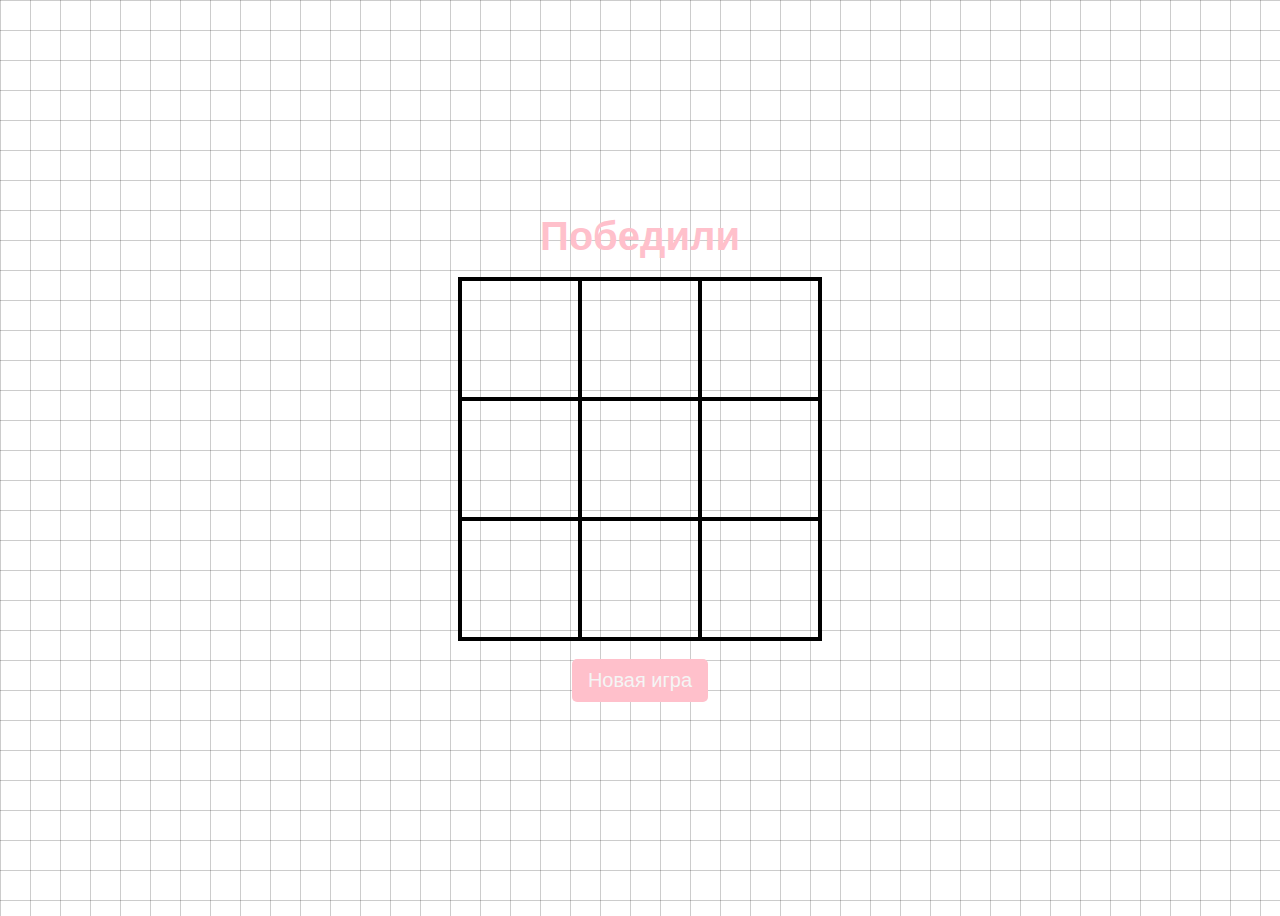
<file: 01 лекция/index.html>
<!DOCTYPE html>
<html lang="en">
<head>
    <meta charset="UTF-8">
    <meta name="viewport" content="width=device-width, initial-scale=1.0">
    <link rel="stylesheet" href="style.css">
    <title>Крестики нолики</title>
</head>
<body>
    <div class="res">Победили</div>
    <div class="game">
        <div class="field">
             <!--<svg class="circle">
                <circle r = "45" cx="58" cy="58" stroke="blue" stroke-width="10"
                fill="none"/>
            </svg> -->
         <!--<svg class="cross">
            <line class="first"
            x1="15" y1="15"
            x2="105" y2="105"
            stroke="red"
            stroke-width="10" 
            stroke-linecap="round"/>

            <line class="second"
            x1="105" y1="15"
            x2="15" y2="105"
            stroke="red"
            stroke-width="10" 
            stroke-linecap="round"/>
        </svg> -->
        </div>
        <div class="field"></div>
        <div class="field"></div>
        <div class="field"></div>
        <div class="field"></div>
        <div class="field"></div>
        <div class="field"></div>
        <div class="field"></div>
        <div class="field"></div>
    </div>
    <button class="new-game">Новая игра</button>
</body>
<script src="index.js"></script>
</html>
</file>
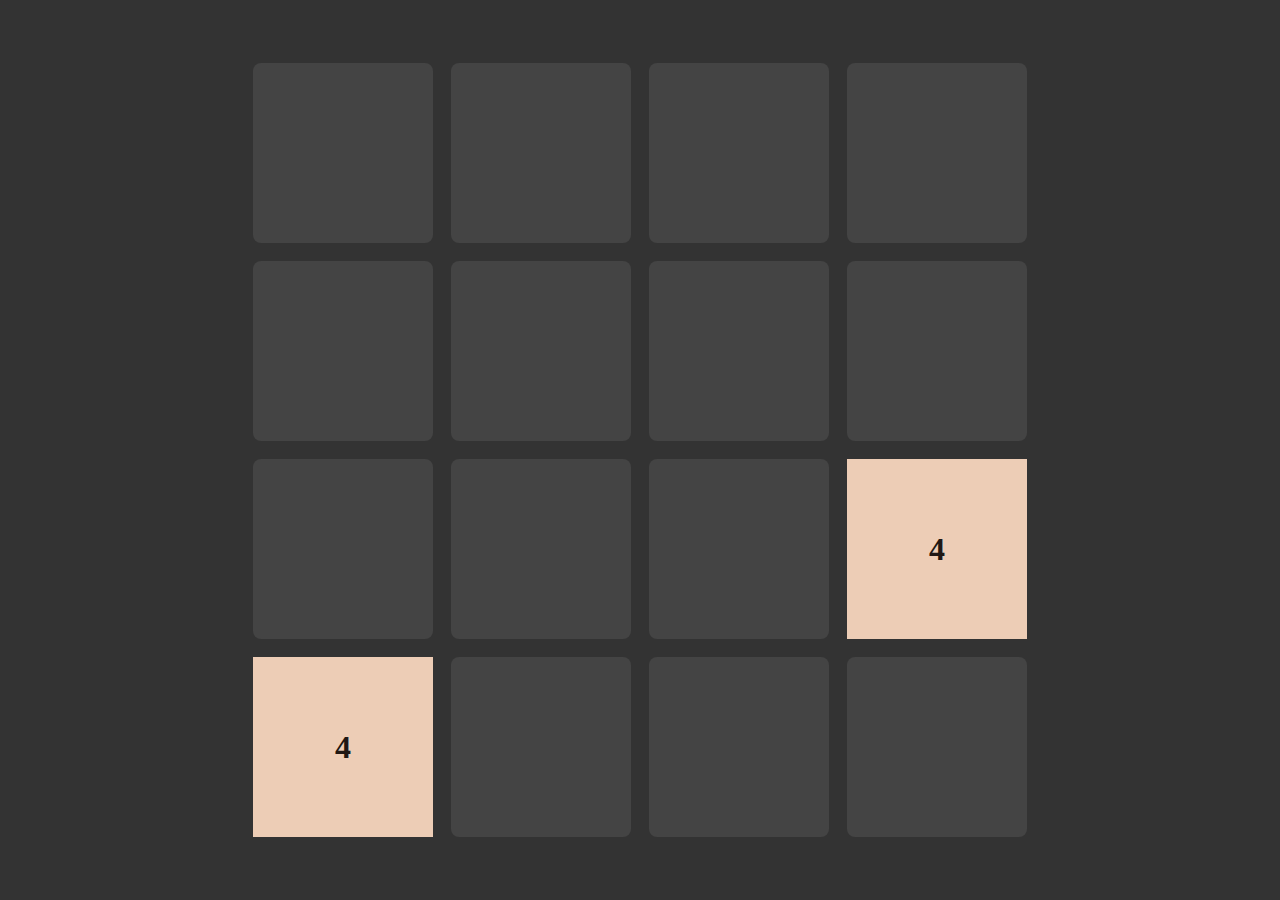
<file: 2048/index.html>
<!DOCTYPE html>
<html lang="en">
<head>
  <meta charset="UTF-8">
  <meta name="viewport" content="width=device-width, initial-scale=1.0">
  <title>2048</title>
  <script defer src="app.js" type="module"></script>
  <link rel="stylesheet" href="style.css">
</head>
<body>
  <div class="game-board">

  </div>
</body>
</html>
</file>
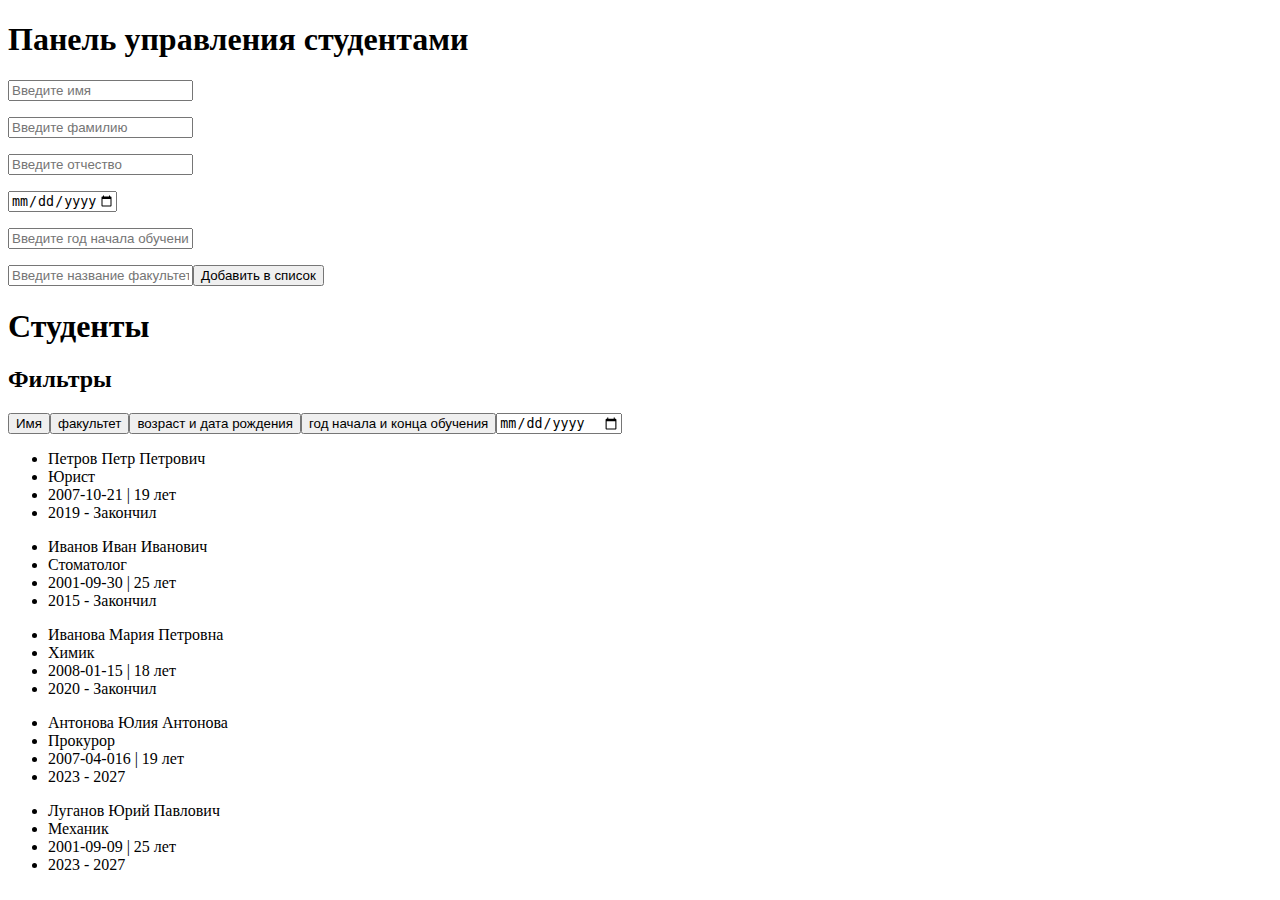
<file: дз 10я тема 2.0/index.html>
<!DOCTYPE html>
<html lang="ru">
<head>
    <meta charset="UTF-8">
    <meta name="viewport" content="width=device-width, initial-scale=1.0">
    <title>Студенты</title>
    <script defer src="main.js"></script>
</head>
<body>
    <h1>Панель управления студентами</h1>
</body>
</html>
</file>
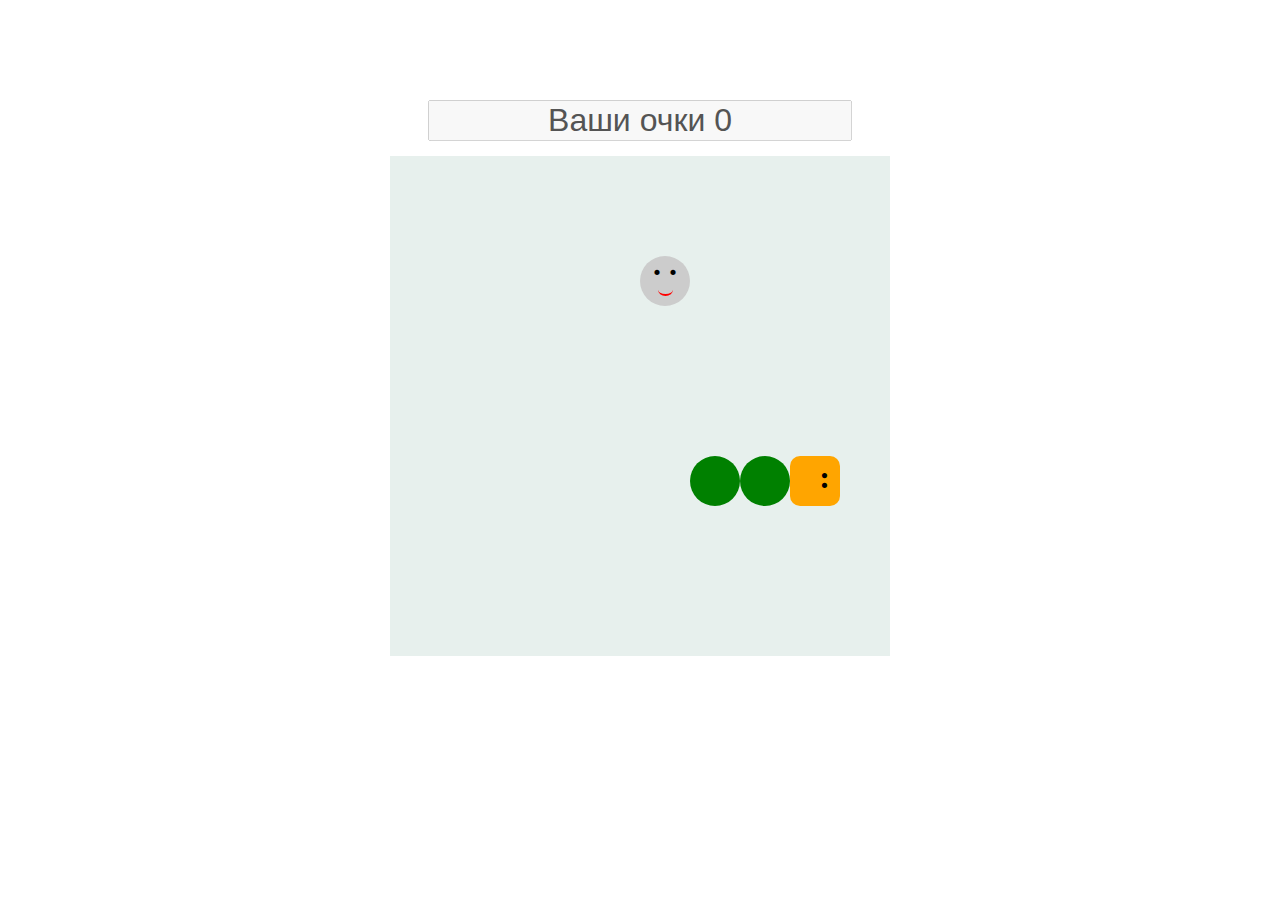
<file: змейка/index.html>
<!DOCTYPE html>
<html lang="ru">
<head>
  <meta charset="UTF-8">
  <meta name="viewport" content="width=device-width, initial-scale=1.0">
  <title>Змейка</title>
  <link rel="stylesheet" href="./style.css">
  <script defer src="./main.js"></script>
</head>
<body>
  
</body>
</html>
</file>
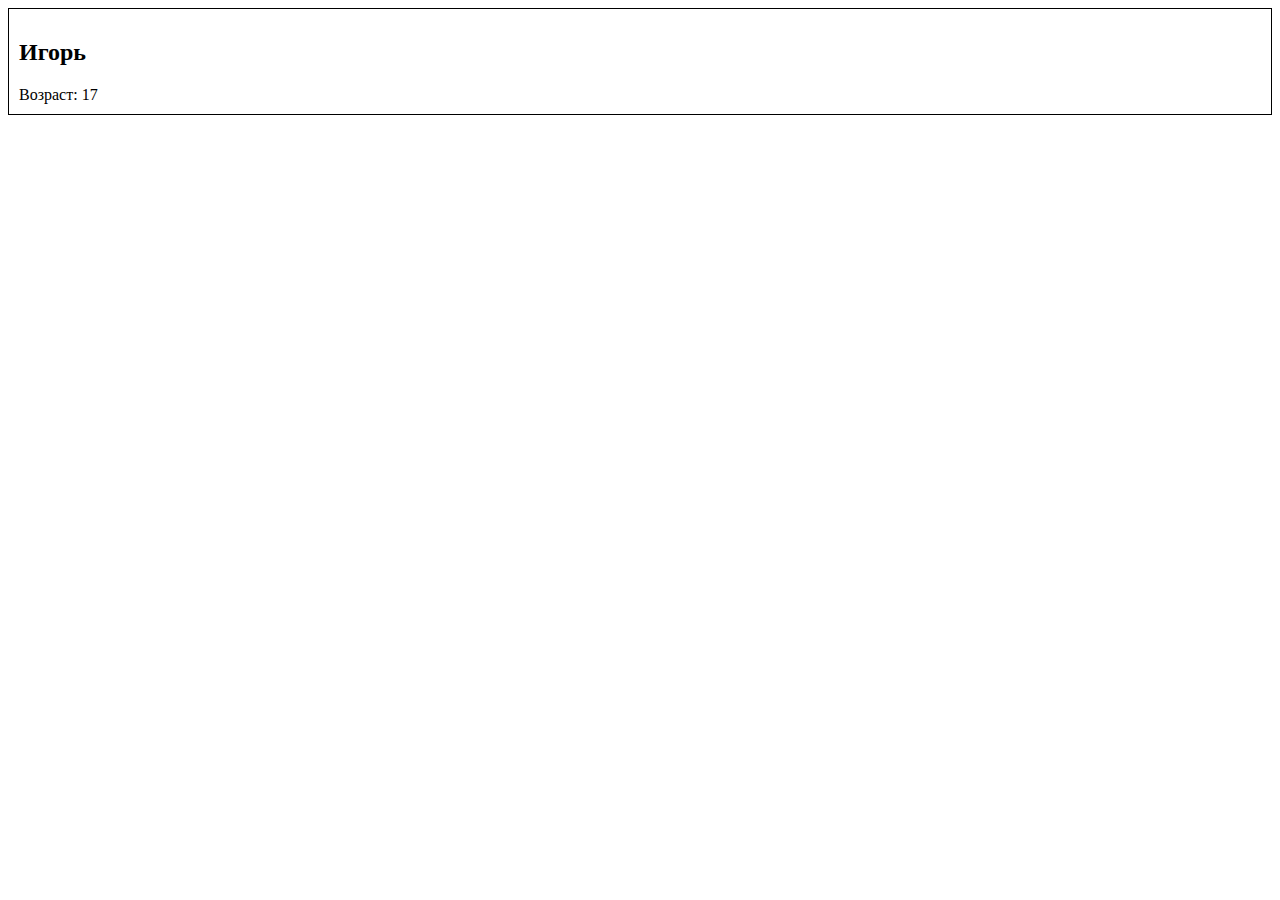
<file: 7 тема дз/task_1.html>
<!DOCTYPE html>
<html lang="en">
<head>
    <meta charset="UTF-8">
    <meta http-equiv="X-UA-Compatible" content="IE=edge">
    <meta name="viewport" content="width=device-width, initial-scale=1.0">
    <title>Student Card</title>
</head>
<body>
    <script src="task_1.js"></script>
</body>
</html>
</file>
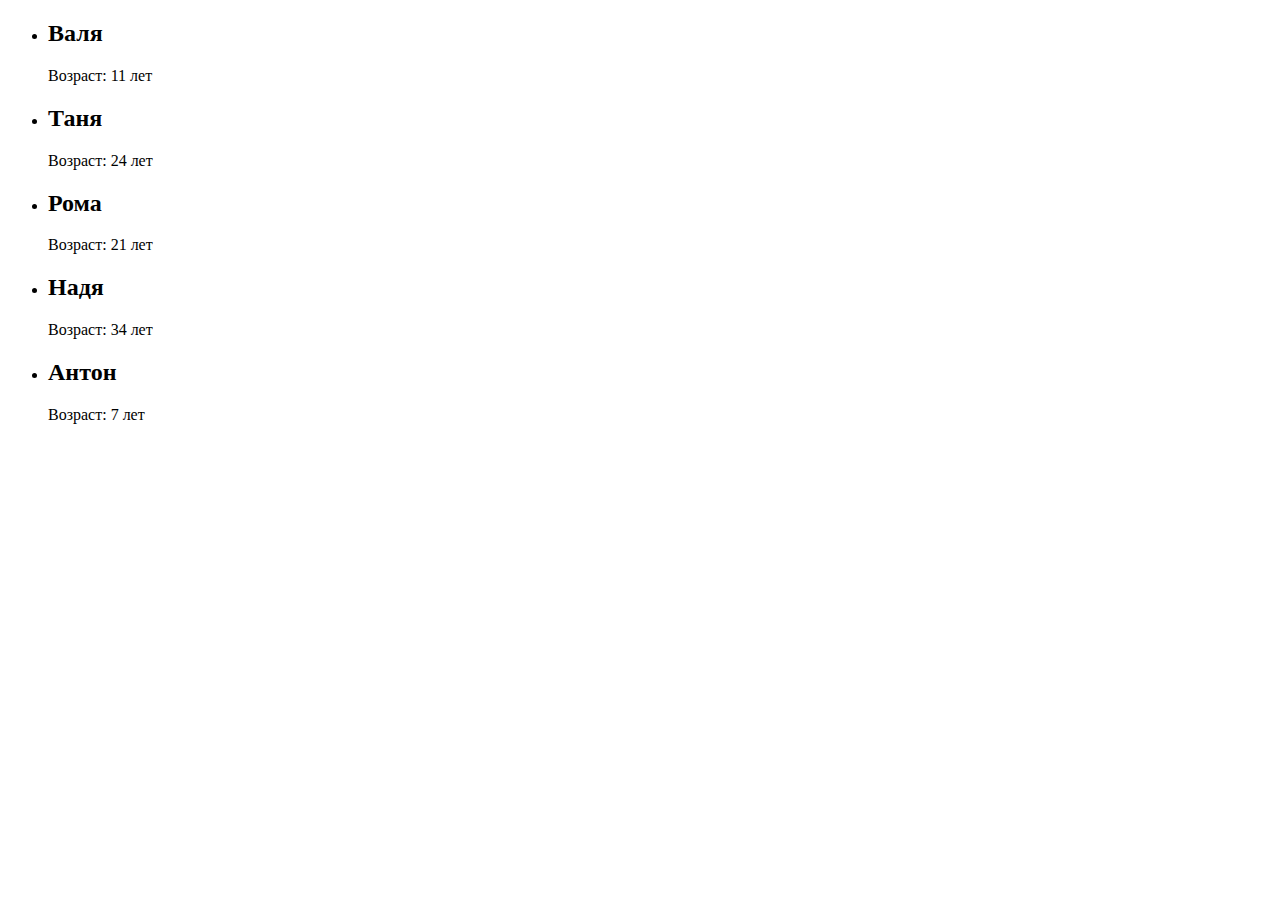
<file: 7 тема дз/task_3.html>
<!DOCTYPE html>
<html lang="en">
<head>
    <meta charset="UTF-8">
    <meta http-equiv="X-UA-Compatible" content="IE=edge">
    <meta name="viewport" content="width=device-width, initial-scale=1.0">
    <title>Students List</title>
</head>
<body>
    <script src="task_3.js"></script>
</body>
</html>
</file>
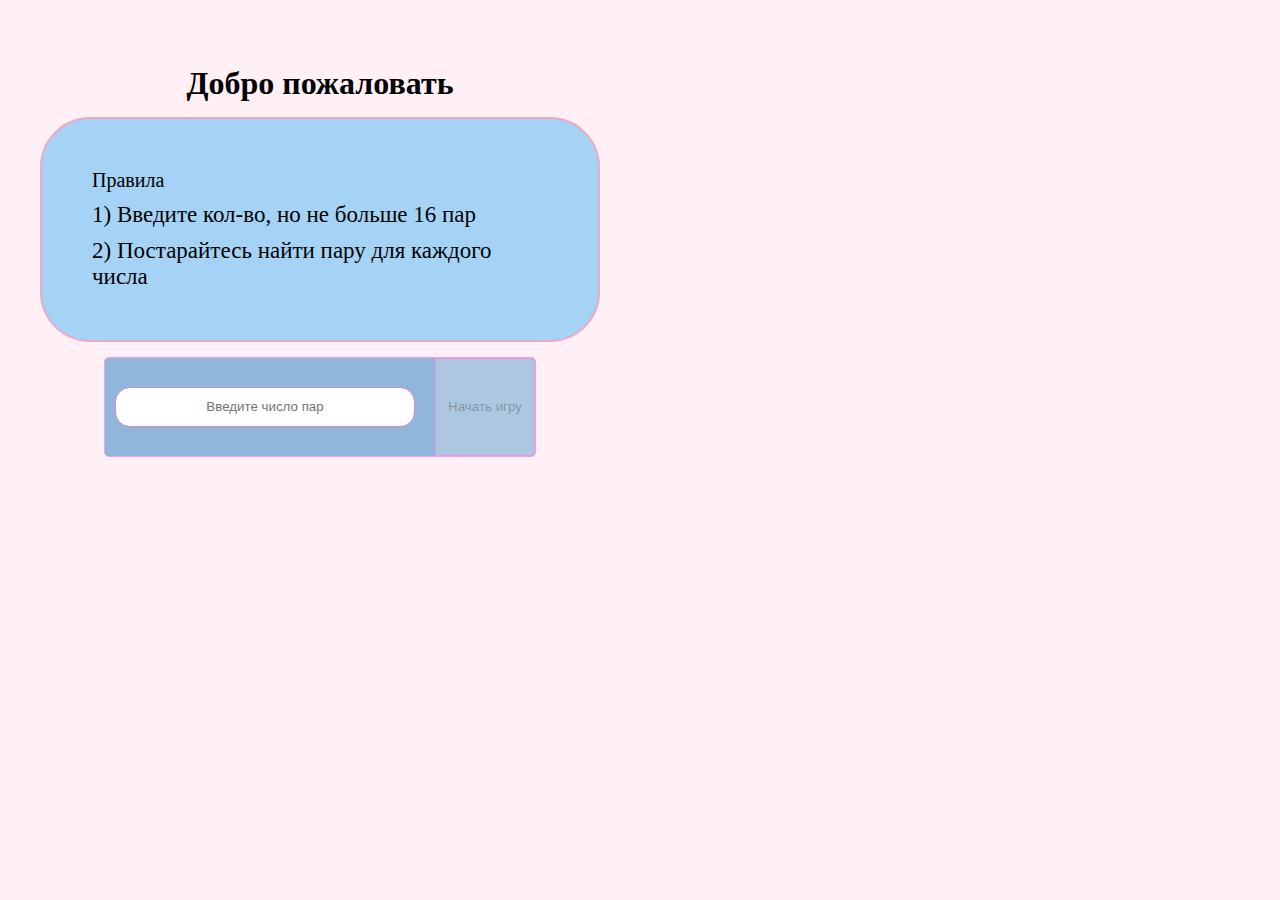
<file: дз 9я тема/9.html>
<!DOCTYPE html>
<html lang="en">

<head>
    <meta charset="UTF-8">
    <meta http-equiv="X-UA-Compatible" content="IE=edge">
    <meta name="viewport" content="width=device-width, initial-scale=1.0">
    <title>Игра в пары</title>
    <link rel="stylesheet" href="style.css">
    <script defer src="main.js"></script>
</head>

<body>

</body>

</html>
</file>
<file: 01 лекция/style.css>
* {
    box-sizing: border-box;
}

body {
    height: 100vh;
    display: flex;
    flex-direction: column;
    justify-content: center;
    align-items: center;
    background: linear-gradient(rgba(0, 0, 0, 0.4), transparent 1px),
    linear-gradient(90deg, rgba(0, 0, 0, 0.4), transparent 1px);
    background-size: 30px 30px;
    row-gap: 20px;
}
 
.res {
    color: pink;
    font-weight: bold;
    font-size: 40px;
    font-family: 'Gill Sans', 'Gill Sans MT', Calibri, 'Trebuchet MS', sans-serif;
}

.game {
    width: 360px;
    height: 360px;
    display: flex;
    flex-wrap: wrap;
    outline: 2px solid #000;
}

.field {
    width: 120px;
    height: 120px;
    border: 2px solid #000;
    cursor: pointer;
}

.field.active {
    background: rgb(171, 171, 238);
}

.new-game {
    border: none;
    color: whitesmoke;
    background: pink;
    padding: 10px 16px;
    font-size: 20px;
    border-radius: 5px;
    cursor: pointer;
}

.circle {
    width: 100%;
    height: 100%;
    stroke-dasharray: 283;
    stroke-dashoffset: 283;
    animation: draw 0.6s forwards;
}

.first, .second {
    stroke-dasharray: 128;
    stroke-dashoffset: 128;
}

.first {
    animation: draw 0.6s forwards;
}

.second {
    animation: draw 0.6s 0.6s forwards;
}

@keyframes draw {
    100% {
        stroke-dashoffset: 0;
    }
}
</file>
<file: 2048/style.css>
/*html {
    font-size: 10px;
}*/

* {
    box-sizing: border-box;
    margin: 0;
    padding: 0;
  }
  
  body {
    background-color: #333;
    display: flex;
    justify-content: center;
    align-items: center;
    height: 100vh;
  }
  
  .game-board {
    position: relative;
    display: grid;
    grid-template-columns: repeat(4, 20vmin);
    grid-template-rows: repeat(4, 20vmin);
    gap: 2vmin;
    border-radius: 8px;
  }
  
  .cell {
    background-color: #444;
    border-radius: 8px;
  }
  
  .tile {
    --x: 0;
    --y: 0;
  
    position: absolute;
    top: calc(var(--y) * 22vmin);
    left: calc(var(--x) * 22vmin);
    display: flex;
    justify-content: center;
    align-items: center;
    width: 20vmin;
    height: 20vmin;
    font-size: 2rem;
    font-weight: bold;
    background: hsl(25, 60%, var(--bgLigthness));
    color: hsl(20, 25%,  var(--textLigthness));
  }
</file>
<file: змейка/style.css>
* {
    box-sizing: border-box;
    margin: 0;
    padding: 0;
  }
  
  body {
    display: flex;
    flex-direction: column;
    align-items: center;
    row-gap: 15px;
    margin: 100px;
  }
  
  .field {
    width: 500px;
    height: 500px;
    display: flex;
    flex-wrap: wrap;
    background: #e7f0ed;
  }
  
  .excel {
    width: 50px;
    height: 50px;
    padding: 5px;
  }
  
  .snake-body {
    background: green;
    border-radius: 50%;
  }
  
  .snake-head {
    background: orange;
    border-radius: 20%;
    position: relative;
  }
  
  .snake-head::before {
    content: ":";
    position: absolute;
    font-size: 2rem;
    font-weight: bold;
    line-height: 1;
    right: 10px;
  }
  
  .mouse {
    background-color: #ccc;
    border-radius: 50%;
    position: relative;
  }
  
  .mouse::before {
    content: ". .";
    position: absolute;
    font-size: 2rem;
    line-height: 0.5;
    font-weight: bold;
    top: 0;
    width: 80%;
    text-align: center;
  }
  
  .mouse::after {
    content: '';
    height: 10px;
    width: 30%;
    border-radius: 50%;
    border-bottom: 2px solid red;
    position: absolute;
    bottom: 10px;
    left: 35%;
  }
  
  input {
    font-size: 2rem;
    text-align: center;
  }
</file>
<file: дз 9я тема/style.css>
* {
    margin: 0;
    padding: 0;
    box-sizing: border-box;
}

body {
    background-color: lavenderblush;
    background-position: center;
    background-repeat: no-repeat;
    flex-wrap: wrap;
    display: flex;
    flex-direction: column;
    justify-content: flex-start;
    align-content: center;
    
    width: 50%;

    padding: 50px 40px;
}

.input {
    display: inline-block;

    height: 100px;
    border: 1px solid rgb(243, 158, 231);
    border-radius: 5px;

    margin: 0 auto;
    margin-bottom: 40px;

    background-color: rgba(117, 167, 213, 0.8);
}

.input_field {
    margin: auto 20px auto 10px;

    width: 300px;
    height: 40px;

    border: 1px solid rgb(212, 139, 206);
    border-radius: 15px;

    line-height: 2;

    text-align:center;
}

.input_field::placeholder {
    text-align: center;
}

.input-btn {
    width: 100px;
    height: 100%;
    
    border: 1px solid rgb(236, 152, 233);
    border-radius: 5px;
    border-bottom-left-radius: 0px;
    border-top-left-radius: 0px;

    line-height: 1.5;
}

.main-title {
    margin-bottom: 15px;
    margin-top: 15px;

    text-align: center;
    font-family: 'Calibri', Times, serif;
    font-weight: 900;


}

.main-descr {
    margin-bottom: 15px;
    padding: 50px;

    border: 2px solid rgb(238, 168, 197);
    border-radius: 50px;
    background-color: rgb(164, 211, 245);
}

li {
    text-align: left;
    margin-bottom: 10px;
    font-size: 23px;
    font-family: 'Calibri', Times, serif;
    font-weight: 500;
    list-style: none;
}

.li-header {
    font-size: 20px;
}

li:last-child {
    margin-bottom: 0px;
}
.descr {
    font-family: 'Calibri', Times, serif;
    font-weight: 500;
    text-align: center;
    margin-bottom: 15px;
}

.closed-card {
    display: inline-block;
    width: 50px;
    height: 50px;
    margin: 10px;
    padding: 10px;
    border-radius: 15px;
    border: 2px solid black;
    background-color: rgba(0, 0, 0, 1);
}

.open-card {
    display: inline-block;
    width: 50px;
    height: 50px;
    margin: 10px;
    padding: 10px;
    border-radius: 15px;
    border: 2px solid black;
    background-color: rgba(100, 100, 100, 0.5);
}

.game-field {
    padding: 20px;
    border-radius: 15px;
    background-color: rgba(201, 51, 189, 0.3);
    max-width: 600px;

    display: flex;
    flex-wrap: wrap;
    justify-content: center;
    align-content: center;
}
</file>
